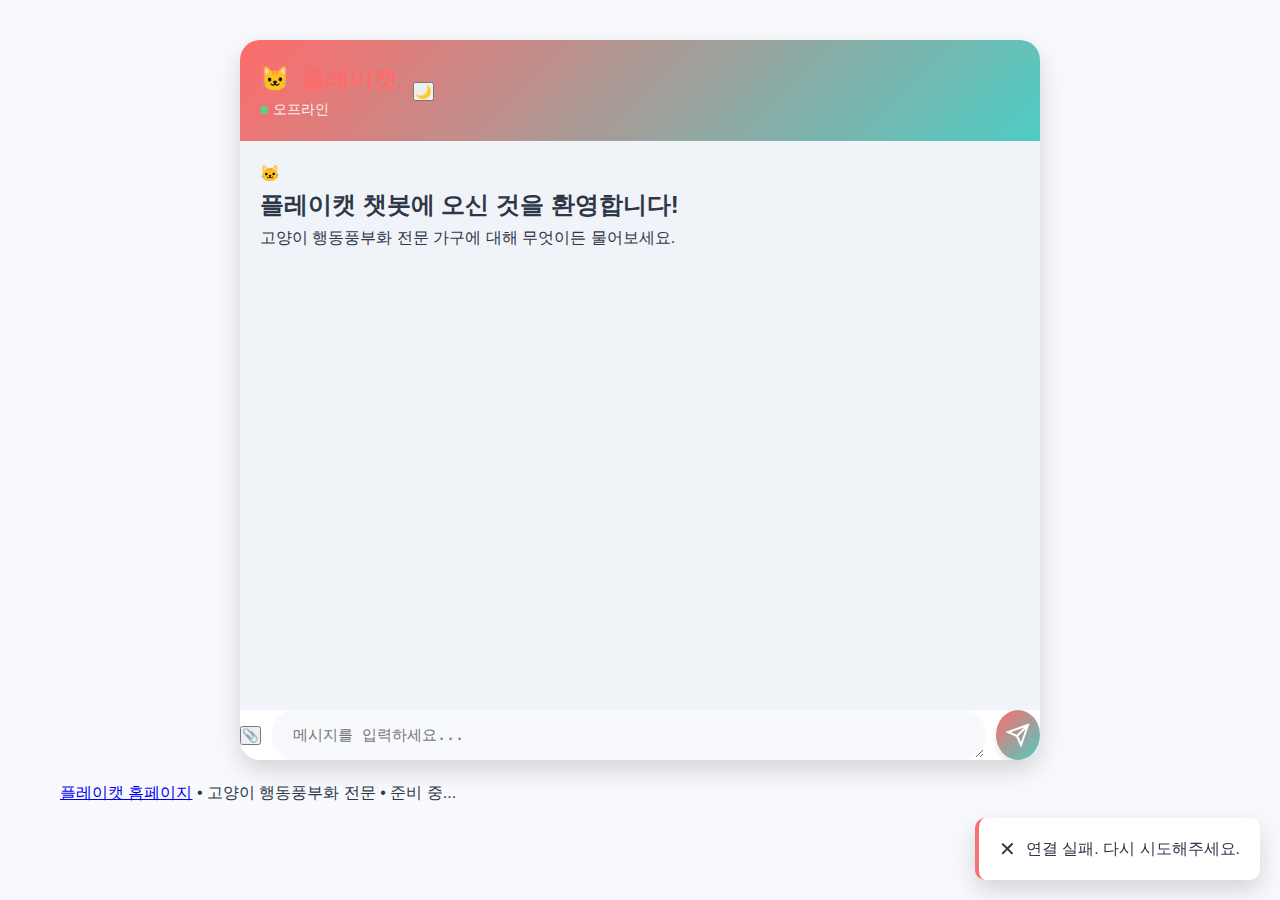
<file: static/index.html>
<!DOCTYPE html>
<html lang="ko" data-theme="light">
<head>
    <meta charset="UTF-8">
    <meta name="viewport" content="width=device-width, initial-scale=1.0">
    <meta name="description" content="플레이캣 - 고양이 행동풍부화 전문 챗봇">
    <meta name="keywords" content="플레이캣, 고양이, 캣타워, 캣워커, 행동풍부화">
    <meta name="theme-color" content="#FF6B6B">
    <title>플레이캣 챗봇 | 고양이 행동풍부화 전문 상담</title>

    <!-- Preload critical resources -->
    <link rel="preload" href="/static/css/styles.css" as="style">
    <link rel="preload" href="/static/js/chat.js" as="script">

    <!-- Stylesheets -->
    <link rel="stylesheet" href="/static/css/styles.css">

    <!-- Favicon -->
    <link rel="icon" type="image/png" href="data:image/svg+xml,<svg xmlns='http://www.w3.org/2000/svg' viewBox='0 0 100 100'><text y='.9em' font-size='90'>🐱</text></svg>">
</head>
<body>
    <!-- 로딩 오버레이 -->
    <div id="loadingOverlay" class="loading-overlay">
        <div class="loading-spinner"></div>
        <p>처리 중...</p>
    </div>

    <!-- 메인 컨테이너 -->
    <div class="container">
        <!-- 채팅 컨테이너 -->
        <div class="chat-container">
            <!-- 헤더 -->
            <div class="chat-header">
                <div class="header-left">
                    <div class="logo">
                        <span class="logo-icon">🐱</span>
                        <span class="logo-text">플레이캣</span>
                    </div>
                    <div class="chat-status">
                        <span class="status-dot"></span>
                        <span>연결 중...</span>
                    </div>
                </div>
                <div class="header-right">
                    <button id="themeToggle" class="icon-btn" aria-label="테마 전환">
                        🌙
                    </button>
                </div>
            </div>

            <!-- 메시지 영역 -->
            <div id="messages" class="messages">
                <!-- 환영 메시지 (초기 로딩 시 표시) -->
                <div class="welcome-message">
                    <div class="welcome-icon">🐱</div>
                    <h2>플레이캣 챗봇에 오신 것을 환영합니다!</h2>
                    <p>고양이 행동풍부화 전문 가구에 대해 무엇이든 물어보세요.</p>
                </div>
            </div>

            <!-- 입력 영역 -->
            <div class="input-container">
                <button id="attachBtn" class="icon-btn" aria-label="파일 첨부">
                    📎
                </button>
                <textarea
                    id="messageInput"
                    class="message-input"
                    placeholder="메시지를 입력하세요..."
                    rows="1"
                    maxlength="2000"
                    aria-label="메시지 입력"
                ></textarea>
                <button id="sendBtn" class="send-btn" aria-label="전송">
                    <svg width="24" height="24" viewBox="0 0 24 24" fill="none" stroke="currentColor" stroke-width="2">
                        <path d="M22 2L11 13M22 2l-7 20-4-9-9-4 20-7z"/>
                    </svg>
                </button>
            </div>
        </div>

        <!-- 푸터 정보 -->
        <div class="footer">
            <p>
                <a href="https://www.playcat.kr" target="_blank" rel="noopener">플레이캣 홈페이지</a>
                <span class="separator">•</span>
                <span>고양이 행동풍부화 전문</span>
                <span class="separator">•</span>
                <span id="statusText">준비 중...</span>
            </p>
        </div>
    </div>

    <!-- Scripts -->
    <script src="/static/js/chat.js"></script>
</body>
</html>
</file>
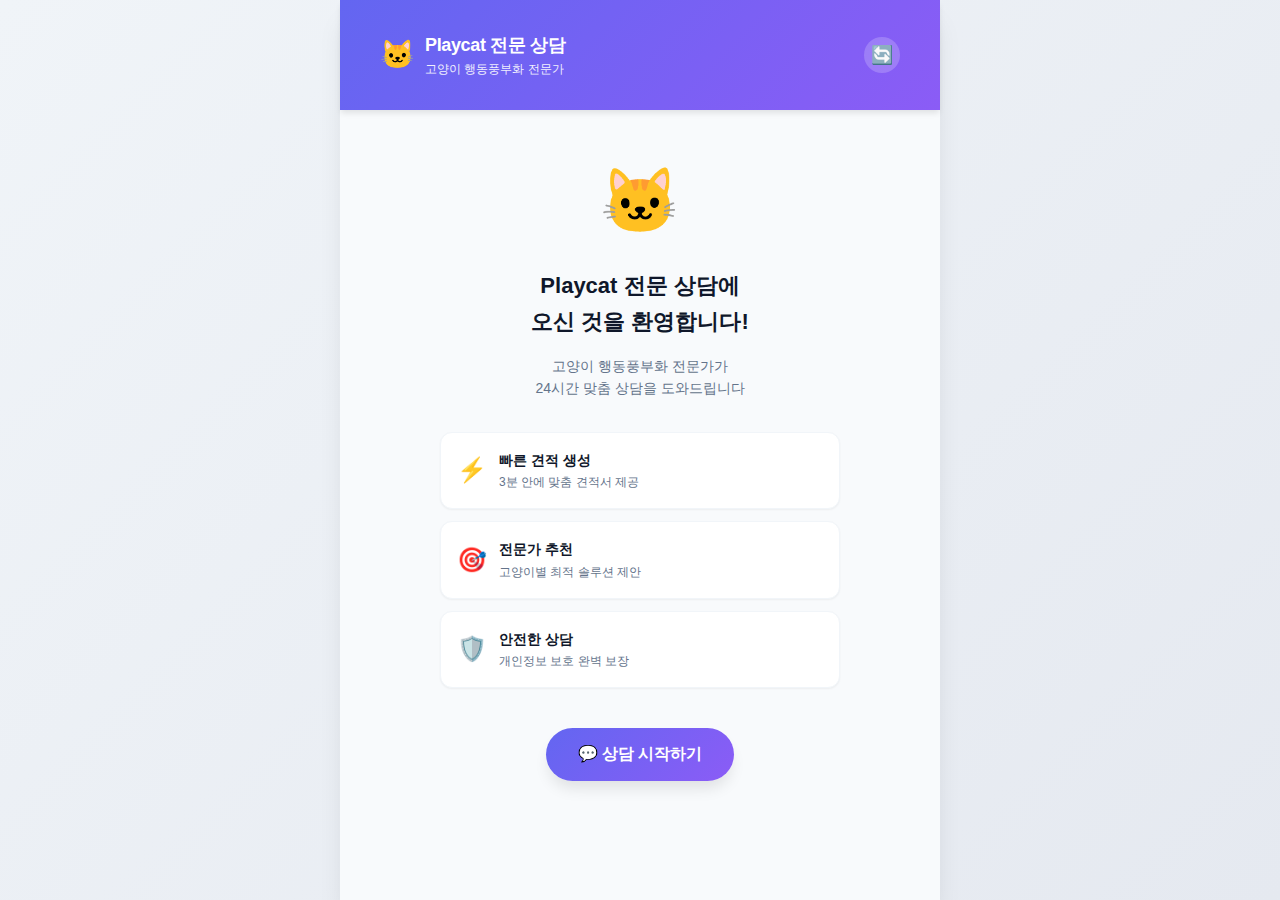
<file: static/index-backup-inline.html>
<!DOCTYPE html>
<html lang="ko" data-theme="light">
<head>
    <meta charset="UTF-8">
    <meta name="viewport" content="width=device-width, initial-scale=1.0">
    <meta name="description" content="플레이캣 - 고양이 행동풍부화 전문 챗봇">
    <meta name="keywords" content="플레이캣, 고양이, 캣타워, 캣워커, 행동풍부화">
    <meta name="theme-color" content="#FF6B6B">
    <title>플레이캣 챗봇 | 고양이 행동풍부화 전문 상담</title>

    <!-- Preload critical resources -->
    <link rel="preload" href="/static/css/styles.css" as="style">
    <link rel="preload" href="/static/js/chat.js" as="script">

    <!-- Stylesheets -->
    <link rel="stylesheet" href="/static/css/styles.css">

    <!-- Favicon -->
    <link rel="icon" type="image/png" href="data:image/svg+xml,<svg xmlns='http://www.w3.org/2000/svg' viewBox='0 0 100 100'><text y='.9em' font-size='90'>🐱</text></svg>">

    <style>
        * {
            margin: 0;
            padding: 0;
            box-sizing: border-box;
            -webkit-tap-highlight-color: transparent;
        }

        :root {
            --primary: #6366f1;
            --primary-dark: #4f46e5;
            --primary-light: #818cf8;
            --secondary: #8b5cf6;
            --success: #10b981;
            --warning: #f59e0b;
            --error: #ef4444;
            --bg-main: #f8fafc;
            --bg-chat: #ffffff;
            --text-primary: #0f172a;
            --text-secondary: #64748b;
            --text-tertiary: #94a3b8;
            --border: #e2e8f0;
            --border-light: #f1f5f9;
            --shadow-sm: 0 1px 2px 0 rgb(0 0 0 / 0.05);
            --shadow-md: 0 4px 6px -1px rgb(0 0 0 / 0.1);
            --shadow-lg: 0 10px 15px -3px rgb(0 0 0 / 0.1);
            --shadow-xl: 0 20px 25px -5px rgb(0 0 0 / 0.1);
            --radius-sm: 8px;
            --radius-md: 12px;
            --radius-lg: 16px;
            --radius-xl: 20px;
            --radius-full: 9999px;
        }

        body {
            font-family: 'Noto Sans KR', -apple-system, BlinkMacSystemFont, 'Segoe UI', sans-serif;
            background: var(--bg-main);
            color: var(--text-primary);
            font-size: 15px;
            line-height: 1.6;
            -webkit-font-smoothing: antialiased;
            -moz-osx-font-smoothing: grayscale;
            overflow-x: hidden;
        }

        /* 앱 컨테이너 */
        .app-container {
            max-width: 100%;
            min-height: 100vh;
            margin: 0 auto;
            display: flex;
            flex-direction: column;
            background: var(--bg-main);
        }

        /* 헤더 */
        .header {
            position: sticky;
            top: 0;
            z-index: 100;
            background: linear-gradient(135deg, var(--primary) 0%, var(--secondary) 100%);
            color: white;
            padding: 16px 20px;
            box-shadow: var(--shadow-md);
        }

        .header-content {
            display: flex;
            align-items: center;
            justify-content: space-between;
            max-width: 600px;
            margin: 0 auto;
        }

        .header-title {
            display: flex;
            align-items: center;
            gap: 10px;
        }

        .header-icon {
            font-size: 28px;
            animation: wave 2s ease-in-out infinite;
        }

        @keyframes wave {
            0%, 100% { transform: rotate(0deg); }
            25% { transform: rotate(-10deg); }
            75% { transform: rotate(10deg); }
        }

        .header-title h1 {
            font-size: 18px;
            font-weight: 600;
            letter-spacing: -0.02em;
        }

        .header-title p {
            font-size: 12px;
            opacity: 0.9;
            font-weight: 300;
        }

        .header-action {
            display: flex;
            gap: 8px;
        }

        .icon-btn {
            width: 36px;
            height: 36px;
            border-radius: var(--radius-full);
            background: rgba(255, 255, 255, 0.2);
            border: none;
            color: white;
            font-size: 18px;
            display: flex;
            align-items: center;
            justify-content: center;
            cursor: pointer;
            transition: all 0.2s;
        }

        .icon-btn:active {
            background: rgba(255, 255, 255, 0.3);
            transform: scale(0.95);
        }

        /* 채팅 영역 */
        .chat-container {
            flex: 1;
            max-width: 600px;
            margin: 0 auto;
            width: 100%;
            display: flex;
            flex-direction: column;
            padding: 16px;
            gap: 12px;
            overflow-y: auto;
            padding-bottom: 100px;
        }

        /* 메시지 버블 */
        .message {
            display: flex;
            gap: 8px;
            animation: slideUp 0.3s ease-out;
            max-width: 85%;
        }

        @keyframes slideUp {
            from {
                opacity: 0;
                transform: translateY(10px);
            }
            to {
                opacity: 1;
                transform: translateY(0);
            }
        }

        .message.bot {
            align-self: flex-start;
        }

        .message.user {
            align-self: flex-end;
            flex-direction: row-reverse;
        }

        .message-avatar {
            width: 32px;
            height: 32px;
            border-radius: var(--radius-full);
            background: linear-gradient(135deg, var(--primary), var(--secondary));
            display: flex;
            align-items: center;
            justify-content: center;
            font-size: 18px;
            flex-shrink: 0;
        }

        .message.user .message-avatar {
            background: var(--text-secondary);
        }

        .message-content {
            flex: 1;
        }

        .message-bubble {
            background: white;
            padding: 12px 16px;
            border-radius: var(--radius-lg);
            box-shadow: var(--shadow-sm);
            border: 1px solid var(--border-light);
            word-wrap: break-word;
            line-height: 1.5;
        }

        .message.user .message-bubble {
            background: linear-gradient(135deg, var(--primary), var(--primary-dark));
            color: white;
            border: none;
        }

        .message-time {
            font-size: 11px;
            color: var(--text-tertiary);
            margin-top: 4px;
            padding: 0 4px;
        }

        /* 옵션 버튼 */
        .options-container {
            display: flex;
            flex-direction: column;
            gap: 8px;
            margin-top: 8px;
        }

        .option-btn {
            background: white;
            border: 2px solid var(--primary-light);
            color: var(--primary);
            padding: 12px 16px;
            border-radius: var(--radius-md);
            font-size: 14px;
            font-weight: 500;
            cursor: pointer;
            transition: all 0.2s;
            display: flex;
            align-items: center;
            justify-content: space-between;
            box-shadow: var(--shadow-sm);
        }

        .option-btn:active {
            background: var(--primary);
            color: white;
            transform: scale(0.98);
        }

        .option-btn::after {
            content: "→";
            font-size: 16px;
            opacity: 0.7;
        }

        /* 로딩 인디케이터 */
        .typing-indicator {
            display: flex;
            gap: 4px;
            padding: 12px;
        }

        .typing-dot {
            width: 8px;
            height: 8px;
            border-radius: 50%;
            background: var(--text-tertiary);
            animation: typing 1.4s infinite;
        }

        .typing-dot:nth-child(2) {
            animation-delay: 0.2s;
        }

        .typing-dot:nth-child(3) {
            animation-delay: 0.4s;
        }

        @keyframes typing {
            0%, 60%, 100% {
                transform: translateY(0);
                opacity: 0.7;
            }
            30% {
                transform: translateY(-10px);
                opacity: 1;
            }
        }

        /* 입력 영역 */
        .input-container {
            position: fixed;
            bottom: 0;
            left: 0;
            right: 0;
            background: white;
            border-top: 1px solid var(--border);
            padding: 12px 16px;
            padding-bottom: calc(12px + env(safe-area-inset-bottom));
            box-shadow: 0 -4px 6px -1px rgb(0 0 0 / 0.05);
        }

        .input-wrapper {
            max-width: 600px;
            margin: 0 auto;
            display: flex;
            gap: 8px;
            align-items: flex-end;
        }

        .input-field {
            flex: 1;
            background: var(--bg-main);
            border: 2px solid var(--border);
            border-radius: var(--radius-xl);
            padding: 12px 16px;
            font-size: 15px;
            font-family: inherit;
            resize: none;
            max-height: 120px;
            transition: all 0.2s;
        }

        .input-field:focus {
            outline: none;
            border-color: var(--primary);
            background: white;
        }

        .send-btn {
            width: 44px;
            height: 44px;
            border-radius: var(--radius-full);
            background: linear-gradient(135deg, var(--primary), var(--secondary));
            border: none;
            color: white;
            font-size: 20px;
            cursor: pointer;
            display: flex;
            align-items: center;
            justify-content: center;
            flex-shrink: 0;
            transition: all 0.2s;
            box-shadow: var(--shadow-md);
        }

        .send-btn:active {
            transform: scale(0.95);
        }

        .send-btn:disabled {
            opacity: 0.5;
            cursor: not-allowed;
        }

        /* 환영 화면 */
        .welcome-screen {
            display: flex;
            flex-direction: column;
            align-items: center;
            justify-content: center;
            padding: 40px 20px;
            text-align: center;
            gap: 16px;
        }

        .welcome-icon {
            font-size: 64px;
            animation: bounce 2s ease-in-out infinite;
        }

        @keyframes bounce {
            0%, 100% { transform: translateY(0); }
            50% { transform: translateY(-10px); }
        }

        .welcome-title {
            font-size: 22px;
            font-weight: 600;
            color: var(--text-primary);
        }

        .welcome-desc {
            font-size: 14px;
            color: var(--text-secondary);
            line-height: 1.6;
        }

        .welcome-features {
            display: flex;
            flex-direction: column;
            gap: 12px;
            margin-top: 16px;
            width: 100%;
            max-width: 400px;
        }

        .feature-card {
            background: white;
            padding: 16px;
            border-radius: var(--radius-md);
            box-shadow: var(--shadow-sm);
            border: 1px solid var(--border-light);
            display: flex;
            align-items: center;
            gap: 12px;
        }

        .feature-icon {
            font-size: 24px;
        }

        .feature-text {
            text-align: left;
            flex: 1;
        }

        .feature-title {
            font-size: 14px;
            font-weight: 600;
            color: var(--text-primary);
        }

        .feature-desc {
            font-size: 12px;
            color: var(--text-secondary);
            margin-top: 2px;
        }

        .start-btn {
            margin-top: 24px;
            padding: 16px 32px;
            background: linear-gradient(135deg, var(--primary), var(--secondary));
            color: white;
            border: none;
            border-radius: var(--radius-full);
            font-size: 16px;
            font-weight: 600;
            cursor: pointer;
            box-shadow: var(--shadow-lg);
            transition: all 0.2s;
        }

        .start-btn:active {
            transform: scale(0.98);
        }

        /* 스크롤바 스타일 */
        .chat-container::-webkit-scrollbar {
            width: 4px;
        }

        .chat-container::-webkit-scrollbar-track {
            background: transparent;
        }

        .chat-container::-webkit-scrollbar-thumb {
            background: var(--border);
            border-radius: var(--radius-full);
        }

        /* 반응형 - 태블릿 이상 */
        @media (min-width: 768px) {
            .app-container {
                max-width: 600px;
                margin: 0 auto;
                box-shadow: var(--shadow-xl);
            }

            body {
                background: linear-gradient(135deg, #f0f4f8 0%, #e5e9f0 100%);
            }
        }

        /* 다크모드 미디어 쿼리 */
        @media (prefers-color-scheme: dark) {
            :root {
                --bg-main: #0f172a;
                --bg-chat: #1e293b;
                --text-primary: #f8fafc;
                --text-secondary: #94a3b8;
                --text-tertiary: #64748b;
                --border: #334155;
                --border-light: #1e293b;
            }

            .message-bubble {
                background: var(--bg-chat);
                color: var(--text-primary);
            }

            .input-field {
                background: var(--bg-chat);
                color: var(--text-primary);
            }

            .feature-card {
                background: var(--bg-chat);
            }

            .option-btn {
                background: var(--bg-chat);
            }
        }

        /* 숨김 클래스 */
        .hidden {
            display: none !important;
        }
    </style>
</head>
<body>
    <div class="app-container">
        <!-- 헤더 -->
        <header class="header">
            <div class="header-content">
                <div class="header-title">
                    <span class="header-icon">🐱</span>
                    <div>
                        <h1>Playcat 전문 상담</h1>
                        <p>고양이 행동풍부화 전문가</p>
                    </div>
                </div>
                <div class="header-action">
                    <button class="icon-btn" id="resetBtn" title="대화 초기화">
                        🔄
                    </button>
                </div>
            </div>
        </header>

        <!-- 환영 화면 -->
        <div class="welcome-screen" id="welcomeScreen">
            <div class="welcome-icon">🐱</div>
            <h2 class="welcome-title">Playcat 전문 상담에<br>오신 것을 환영합니다!</h2>
            <p class="welcome-desc">
                고양이 행동풍부화 전문가가<br>
                24시간 맞춤 상담을 도와드립니다
            </p>

            <div class="welcome-features">
                <div class="feature-card">
                    <div class="feature-icon">⚡</div>
                    <div class="feature-text">
                        <div class="feature-title">빠른 견적 생성</div>
                        <div class="feature-desc">3분 안에 맞춤 견적서 제공</div>
                    </div>
                </div>

                <div class="feature-card">
                    <div class="feature-icon">🎯</div>
                    <div class="feature-text">
                        <div class="feature-title">전문가 추천</div>
                        <div class="feature-desc">고양이별 최적 솔루션 제안</div>
                    </div>
                </div>

                <div class="feature-card">
                    <div class="feature-icon">🛡️</div>
                    <div class="feature-text">
                        <div class="feature-title">안전한 상담</div>
                        <div class="feature-desc">개인정보 보호 완벽 보장</div>
                    </div>
                </div>
            </div>

            <button class="start-btn" id="startChatBtn">
                💬 상담 시작하기
            </button>
        </div>

        <!-- 채팅 영역 -->
        <div class="chat-container hidden" id="chatContainer">
            <!-- 메시지가 여기에 추가됩니다 -->
        </div>

        <!-- 입력 영역 -->
        <div class="input-container hidden" id="inputContainer">
            <div class="input-wrapper">
                <textarea
                    class="input-field"
                    id="userInput"
                    placeholder="메시지를 입력하세요..."
                    rows="1"
                ></textarea>
                <button class="send-btn" id="sendBtn" disabled>
                    ✈️
                </button>
            </div>
        </div>
    </div>

    <script>
        // 전역 변수
        let sessionId = null;
        let isProcessing = false;

        // DOM 요소
        const welcomeScreen = document.getElementById('welcomeScreen');
        const chatContainer = document.getElementById('chatContainer');
        const inputContainer = document.getElementById('inputContainer');
        const userInput = document.getElementById('userInput');
        const sendBtn = document.getElementById('sendBtn');
        const startChatBtn = document.getElementById('startChatBtn');
        const resetBtn = document.getElementById('resetBtn');

        // 시작 버튼 클릭
        startChatBtn.addEventListener('click', async () => {
            welcomeScreen.classList.add('hidden');
            chatContainer.classList.remove('hidden');
            inputContainer.classList.remove('hidden');

            // 세션 시작
            await startChat();
        });

        // 초기화 버튼
        resetBtn.addEventListener('click', () => {
            if (confirm('대화를 초기화하시겠습니까?')) {
                location.reload();
            }
        });

        // 입력 필드 자동 높이 조절
        userInput.addEventListener('input', () => {
            userInput.style.height = 'auto';
            userInput.style.height = (userInput.scrollHeight) + 'px';

            // 전송 버튼 활성화
            sendBtn.disabled = !userInput.value.trim() || isProcessing;
        });

        // 엔터키 전송 (Shift+Enter는 줄바꿈)
        userInput.addEventListener('keydown', (e) => {
            if (e.key === 'Enter' && !e.shiftKey) {
                e.preventDefault();
                if (!sendBtn.disabled) {
                    sendMessage();
                }
            }
        });

        // 전송 버튼 클릭
        sendBtn.addEventListener('click', sendMessage);

        // 세션 시작
        async function startChat() {
            try {
                const response = await fetch('/api/chat/start', {
                    method: 'POST',
                    headers: { 'Content-Type': 'application/json' }
                });

                const data = await response.json();
                sessionId = data.session_id;

                // 환영 메시지
                addBotMessage(data.message, data.options);

            } catch (error) {
                console.error('Error starting chat:', error);
                addBotMessage('❌ 연결 오류가 발생했습니다. 페이지를 새로고침해 주세요.');
            }
        }

        // 메시지 전송
        async function sendMessage() {
            const message = userInput.value.trim();
            if (!message || isProcessing) return;

            isProcessing = true;
            sendBtn.disabled = true;

            // 사용자 메시지 추가
            addUserMessage(message);

            // 입력창 초기화
            userInput.value = '';
            userInput.style.height = 'auto';

            // 타이핑 인디케이터 표시
            showTypingIndicator();

            try {
                const response = await fetch('/api/chat/message', {
                    method: 'POST',
                    headers: { 'Content-Type': 'application/json' },
                    body: JSON.stringify({
                        session_id: sessionId,
                        message: message
                    })
                });

                const data = await response.json();

                // 타이핑 인디케이터 제거
                removeTypingIndicator();

                // 봇 응답 추가
                addBotMessage(data.message, data.options);

            } catch (error) {
                console.error('Error sending message:', error);
                removeTypingIndicator();
                addBotMessage('❌ 메시지 전송에 실패했습니다. 다시 시도해 주세요.');
            } finally {
                isProcessing = false;
                sendBtn.disabled = false;
            }
        }

        // 사용자 메시지 추가
        function addUserMessage(text) {
            const messageEl = document.createElement('div');
            messageEl.className = 'message user';
            messageEl.innerHTML = `
                <div class="message-avatar">👤</div>
                <div class="message-content">
                    <div class="message-bubble">${escapeHtml(text)}</div>
                    <div class="message-time">${getCurrentTime()}</div>
                </div>
            `;
            chatContainer.appendChild(messageEl);
            scrollToBottom();
        }

        // 봇 메시지 추가
        function addBotMessage(text, options = null) {
            const messageEl = document.createElement('div');
            messageEl.className = 'message bot';

            let optionsHtml = '';
            if (options && options.length > 0) {
                optionsHtml = `
                    <div class="options-container">
                        ${options.map(opt => `
                            <button class="option-btn" onclick="selectOption('${escapeHtml(opt)}')">${escapeHtml(opt)}</button>
                        `).join('')}
                    </div>
                `;
            }

            messageEl.innerHTML = `
                <div class="message-avatar">🐱</div>
                <div class="message-content">
                    <div class="message-bubble">${formatMessage(text)}</div>
                    ${optionsHtml}
                    <div class="message-time">${getCurrentTime()}</div>
                </div>
            `;
            chatContainer.appendChild(messageEl);
            scrollToBottom();
        }

        // 타이핑 인디케이터
        function showTypingIndicator() {
            const indicatorEl = document.createElement('div');
            indicatorEl.className = 'message bot';
            indicatorEl.id = 'typingIndicator';
            indicatorEl.innerHTML = `
                <div class="message-avatar">🐱</div>
                <div class="message-content">
                    <div class="message-bubble">
                        <div class="typing-indicator">
                            <div class="typing-dot"></div>
                            <div class="typing-dot"></div>
                            <div class="typing-dot"></div>
                        </div>
                    </div>
                </div>
            `;
            chatContainer.appendChild(indicatorEl);
            scrollToBottom();
        }

        function removeTypingIndicator() {
            const indicator = document.getElementById('typingIndicator');
            if (indicator) {
                indicator.remove();
            }
        }

        // 옵션 선택
        window.selectOption = async function(option) {
            if (isProcessing) return;

            // 선택한 옵션을 사용자 메시지로 표시
            addUserMessage(option);

            isProcessing = true;
            showTypingIndicator();

            try {
                const response = await fetch('/api/chat/message', {
                    method: 'POST',
                    headers: { 'Content-Type': 'application/json' },
                    body: JSON.stringify({
                        session_id: sessionId,
                        message: option
                    })
                });

                const data = await response.json();
                removeTypingIndicator();
                addBotMessage(data.message, data.options);

            } catch (error) {
                console.error('Error:', error);
                removeTypingIndicator();
                addBotMessage('❌ 오류가 발생했습니다. 다시 시도해 주세요.');
            } finally {
                isProcessing = false;
            }
        };

        // 유틸리티 함수
        function scrollToBottom() {
            setTimeout(() => {
                chatContainer.scrollTop = chatContainer.scrollHeight;
            }, 100);
        }

        function getCurrentTime() {
            const now = new Date();
            return `${now.getHours().toString().padStart(2, '0')}:${now.getMinutes().toString().padStart(2, '0')}`;
        }

        function escapeHtml(text) {
            const div = document.createElement('div');
            div.textContent = text;
            return div.innerHTML;
        }

        function formatMessage(text) {
            // 줄바꿈 처리
            text = escapeHtml(text);
            text = text.replace(/\n/g, '<br>');

            // 볼드 처리
            text = text.replace(/\*\*(.*?)\*\*/g, '<strong>$1</strong>');

            // 리스트 처리
            text = text.replace(/^• /gm, '&bull; ');

            return text;
        }
    </script>
</body>
</html>
</file>
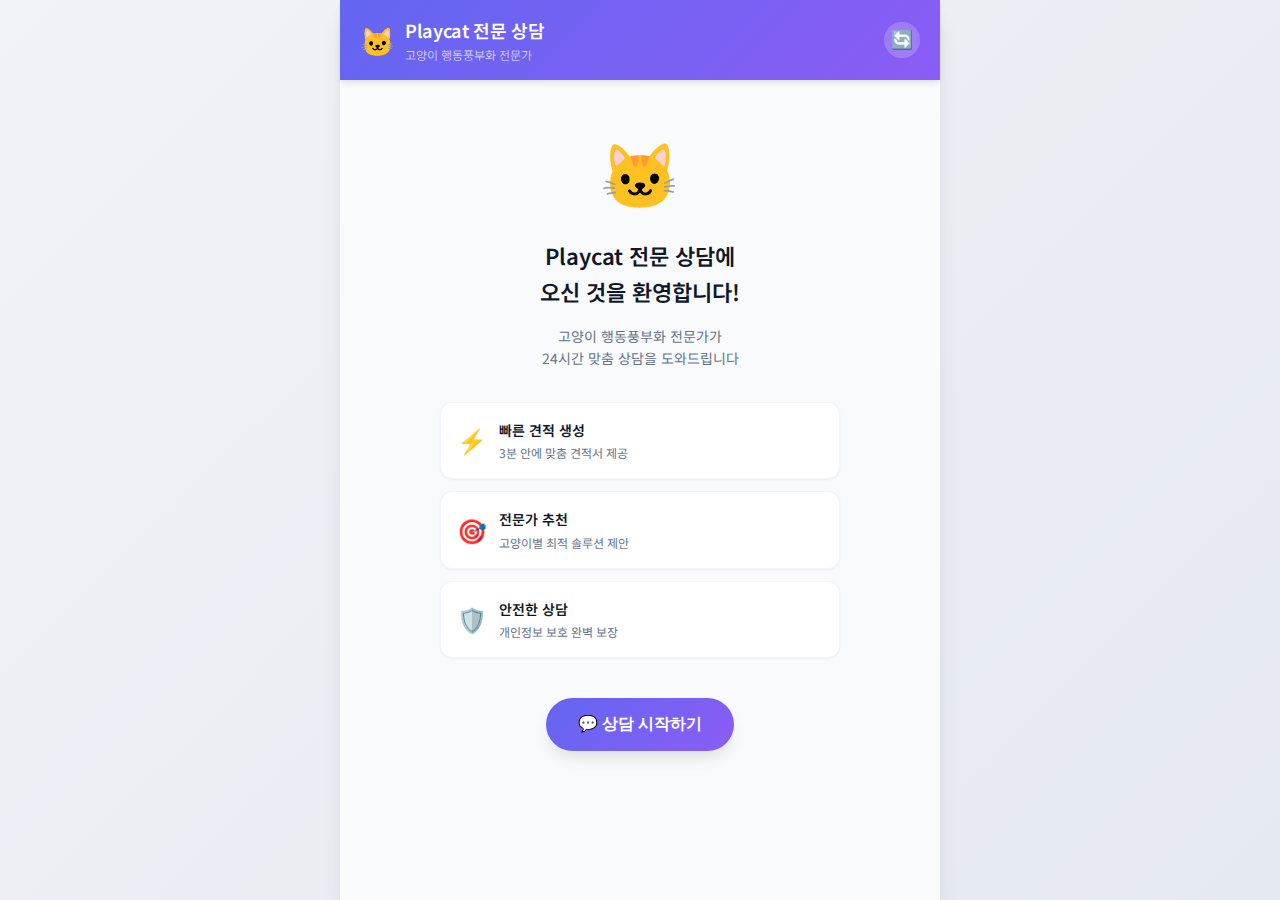
<file: static/index_mobile_v2.html>
<!DOCTYPE html>
<html lang="ko">
<head>
    <meta charset="UTF-8">
    <meta name="viewport" content="width=device-width, initial-scale=1.0, maximum-scale=1.0, user-scalable=no">
    <meta name="theme-color" content="#6366f1">
    <title>Playcat 고양이 전문 상담</title>
    <link rel="preconnect" href="https://fonts.googleapis.com">
    <link rel="preconnect" href="https://fonts.gstatic.com" crossorigin>
    <link href="https://fonts.googleapis.com/css2?family=Noto+Sans+KR:wght@300;400;500;600;700&display=swap" rel="stylesheet">
    <style>
        * {
            margin: 0;
            padding: 0;
            box-sizing: border-box;
            -webkit-tap-highlight-color: transparent;
        }

        :root {
            --primary: #6366f1;
            --primary-dark: #4f46e5;
            --primary-light: #818cf8;
            --secondary: #8b5cf6;
            --success: #10b981;
            --warning: #f59e0b;
            --error: #ef4444;
            --bg-main: #f8fafc;
            --bg-chat: #ffffff;
            --text-primary: #0f172a;
            --text-secondary: #64748b;
            --text-tertiary: #94a3b8;
            --border: #e2e8f0;
            --border-light: #f1f5f9;
            --shadow-sm: 0 1px 2px 0 rgb(0 0 0 / 0.05);
            --shadow-md: 0 4px 6px -1px rgb(0 0 0 / 0.1);
            --shadow-lg: 0 10px 15px -3px rgb(0 0 0 / 0.1);
            --shadow-xl: 0 20px 25px -5px rgb(0 0 0 / 0.1);
            --radius-sm: 8px;
            --radius-md: 12px;
            --radius-lg: 16px;
            --radius-xl: 20px;
            --radius-full: 9999px;
        }

        body {
            font-family: 'Noto Sans KR', -apple-system, BlinkMacSystemFont, 'Segoe UI', sans-serif;
            background: var(--bg-main);
            color: var(--text-primary);
            font-size: 15px;
            line-height: 1.6;
            -webkit-font-smoothing: antialiased;
            -moz-osx-font-smoothing: grayscale;
            overflow-x: hidden;
        }

        /* 앱 컨테이너 */
        .app-container {
            max-width: 100%;
            min-height: 100vh;
            margin: 0 auto;
            display: flex;
            flex-direction: column;
            background: var(--bg-main);
        }

        /* 헤더 */
        .header {
            position: sticky;
            top: 0;
            z-index: 100;
            background: linear-gradient(135deg, var(--primary) 0%, var(--secondary) 100%);
            color: white;
            padding: 16px 20px;
            box-shadow: var(--shadow-md);
        }

        .header-content {
            display: flex;
            align-items: center;
            justify-content: space-between;
            max-width: 600px;
            margin: 0 auto;
        }

        .header-title {
            display: flex;
            align-items: center;
            gap: 10px;
        }

        .header-icon {
            font-size: 28px;
            animation: wave 2s ease-in-out infinite;
        }

        @keyframes wave {
            0%, 100% { transform: rotate(0deg); }
            25% { transform: rotate(-10deg); }
            75% { transform: rotate(10deg); }
        }

        .header-title h1 {
            font-size: 18px;
            font-weight: 600;
            letter-spacing: -0.02em;
        }

        .header-title p {
            font-size: 12px;
            opacity: 0.9;
            font-weight: 300;
        }

        .header-action {
            display: flex;
            gap: 8px;
        }

        .icon-btn {
            width: 36px;
            height: 36px;
            border-radius: var(--radius-full);
            background: rgba(255, 255, 255, 0.2);
            border: none;
            color: white;
            font-size: 18px;
            display: flex;
            align-items: center;
            justify-content: center;
            cursor: pointer;
            transition: all 0.2s;
        }

        .icon-btn:active {
            background: rgba(255, 255, 255, 0.3);
            transform: scale(0.95);
        }

        /* 채팅 영역 */
        .chat-container {
            flex: 1;
            max-width: 600px;
            margin: 0 auto;
            width: 100%;
            display: flex;
            flex-direction: column;
            padding: 16px;
            gap: 12px;
            overflow-y: auto;
            padding-bottom: 100px;
        }

        /* 메시지 버블 */
        .message {
            display: flex;
            gap: 8px;
            animation: slideUp 0.3s ease-out;
            max-width: 85%;
        }

        @keyframes slideUp {
            from {
                opacity: 0;
                transform: translateY(10px);
            }
            to {
                opacity: 1;
                transform: translateY(0);
            }
        }

        .message.bot {
            align-self: flex-start;
        }

        .message.user {
            align-self: flex-end;
            flex-direction: row-reverse;
        }

        .message-avatar {
            width: 32px;
            height: 32px;
            border-radius: var(--radius-full);
            background: linear-gradient(135deg, var(--primary), var(--secondary));
            display: flex;
            align-items: center;
            justify-content: center;
            font-size: 18px;
            flex-shrink: 0;
        }

        .message.user .message-avatar {
            background: var(--text-secondary);
        }

        .message-content {
            flex: 1;
        }

        .message-bubble {
            background: white;
            padding: 12px 16px;
            border-radius: var(--radius-lg);
            box-shadow: var(--shadow-sm);
            border: 1px solid var(--border-light);
            word-wrap: break-word;
            line-height: 1.5;
        }

        .message.user .message-bubble {
            background: linear-gradient(135deg, var(--primary), var(--primary-dark));
            color: white;
            border: none;
        }

        .message-time {
            font-size: 11px;
            color: var(--text-tertiary);
            margin-top: 4px;
            padding: 0 4px;
        }

        /* 옵션 버튼 */
        .options-container {
            display: flex;
            flex-direction: column;
            gap: 8px;
            margin-top: 8px;
        }

        .option-btn {
            background: white;
            border: 2px solid var(--primary-light);
            color: var(--primary);
            padding: 12px 16px;
            border-radius: var(--radius-md);
            font-size: 14px;
            font-weight: 500;
            cursor: pointer;
            transition: all 0.2s;
            display: flex;
            align-items: center;
            justify-content: space-between;
            box-shadow: var(--shadow-sm);
        }

        .option-btn:active {
            background: var(--primary);
            color: white;
            transform: scale(0.98);
        }

        .option-btn::after {
            content: "→";
            font-size: 16px;
            opacity: 0.7;
        }

        /* 로딩 인디케이터 */
        .typing-indicator {
            display: flex;
            gap: 4px;
            padding: 12px;
        }

        .typing-dot {
            width: 8px;
            height: 8px;
            border-radius: 50%;
            background: var(--text-tertiary);
            animation: typing 1.4s infinite;
        }

        .typing-dot:nth-child(2) {
            animation-delay: 0.2s;
        }

        .typing-dot:nth-child(3) {
            animation-delay: 0.4s;
        }

        @keyframes typing {
            0%, 60%, 100% {
                transform: translateY(0);
                opacity: 0.7;
            }
            30% {
                transform: translateY(-10px);
                opacity: 1;
            }
        }

        /* 입력 영역 */
        .input-container {
            position: fixed;
            bottom: 0;
            left: 0;
            right: 0;
            background: white;
            border-top: 1px solid var(--border);
            padding: 12px 16px;
            padding-bottom: calc(12px + env(safe-area-inset-bottom));
            box-shadow: 0 -4px 6px -1px rgb(0 0 0 / 0.05);
        }

        .input-wrapper {
            max-width: 600px;
            margin: 0 auto;
            display: flex;
            gap: 8px;
            align-items: flex-end;
        }

        .input-field {
            flex: 1;
            background: var(--bg-main);
            border: 2px solid var(--border);
            border-radius: var(--radius-xl);
            padding: 12px 16px;
            font-size: 15px;
            font-family: inherit;
            resize: none;
            max-height: 120px;
            transition: all 0.2s;
        }

        .input-field:focus {
            outline: none;
            border-color: var(--primary);
            background: white;
        }

        .send-btn {
            width: 44px;
            height: 44px;
            border-radius: var(--radius-full);
            background: linear-gradient(135deg, var(--primary), var(--secondary));
            border: none;
            color: white;
            font-size: 20px;
            cursor: pointer;
            display: flex;
            align-items: center;
            justify-content: center;
            flex-shrink: 0;
            transition: all 0.2s;
            box-shadow: var(--shadow-md);
        }

        .send-btn:active {
            transform: scale(0.95);
        }

        .send-btn:disabled {
            opacity: 0.5;
            cursor: not-allowed;
        }

        /* 환영 화면 */
        .welcome-screen {
            display: flex;
            flex-direction: column;
            align-items: center;
            justify-content: center;
            padding: 40px 20px;
            text-align: center;
            gap: 16px;
        }

        .welcome-icon {
            font-size: 64px;
            animation: bounce 2s ease-in-out infinite;
        }

        @keyframes bounce {
            0%, 100% { transform: translateY(0); }
            50% { transform: translateY(-10px); }
        }

        .welcome-title {
            font-size: 22px;
            font-weight: 600;
            color: var(--text-primary);
        }

        .welcome-desc {
            font-size: 14px;
            color: var(--text-secondary);
            line-height: 1.6;
        }

        .welcome-features {
            display: flex;
            flex-direction: column;
            gap: 12px;
            margin-top: 16px;
            width: 100%;
            max-width: 400px;
        }

        .feature-card {
            background: white;
            padding: 16px;
            border-radius: var(--radius-md);
            box-shadow: var(--shadow-sm);
            border: 1px solid var(--border-light);
            display: flex;
            align-items: center;
            gap: 12px;
        }

        .feature-icon {
            font-size: 24px;
        }

        .feature-text {
            text-align: left;
            flex: 1;
        }

        .feature-title {
            font-size: 14px;
            font-weight: 600;
            color: var(--text-primary);
        }

        .feature-desc {
            font-size: 12px;
            color: var(--text-secondary);
            margin-top: 2px;
        }

        .start-btn {
            margin-top: 24px;
            padding: 16px 32px;
            background: linear-gradient(135deg, var(--primary), var(--secondary));
            color: white;
            border: none;
            border-radius: var(--radius-full);
            font-size: 16px;
            font-weight: 600;
            cursor: pointer;
            box-shadow: var(--shadow-lg);
            transition: all 0.2s;
        }

        .start-btn:active {
            transform: scale(0.98);
        }

        /* 스크롤바 스타일 */
        .chat-container::-webkit-scrollbar {
            width: 4px;
        }

        .chat-container::-webkit-scrollbar-track {
            background: transparent;
        }

        .chat-container::-webkit-scrollbar-thumb {
            background: var(--border);
            border-radius: var(--radius-full);
        }

        /* 반응형 - 태블릿 이상 */
        @media (min-width: 768px) {
            .app-container {
                max-width: 600px;
                margin: 0 auto;
                box-shadow: var(--shadow-xl);
            }

            body {
                background: linear-gradient(135deg, #f0f4f8 0%, #e5e9f0 100%);
            }
        }

        /* 다크모드 미디어 쿼리 */
        @media (prefers-color-scheme: dark) {
            :root {
                --bg-main: #0f172a;
                --bg-chat: #1e293b;
                --text-primary: #f8fafc;
                --text-secondary: #94a3b8;
                --text-tertiary: #64748b;
                --border: #334155;
                --border-light: #1e293b;
            }

            .message-bubble {
                background: var(--bg-chat);
                color: var(--text-primary);
            }

            .input-field {
                background: var(--bg-chat);
                color: var(--text-primary);
            }

            .feature-card {
                background: var(--bg-chat);
            }

            .option-btn {
                background: var(--bg-chat);
            }
        }

        /* 숨김 클래스 */
        .hidden {
            display: none !important;
        }
    </style>
</head>
<body>
    <div class="app-container">
        <!-- 헤더 -->
        <header class="header">
            <div class="header-content">
                <div class="header-title">
                    <span class="header-icon">🐱</span>
                    <div>
                        <h1>Playcat 전문 상담</h1>
                        <p>고양이 행동풍부화 전문가</p>
                    </div>
                </div>
                <div class="header-action">
                    <button class="icon-btn" id="resetBtn" title="대화 초기화">
                        🔄
                    </button>
                </div>
            </div>
        </header>

        <!-- 환영 화면 -->
        <div class="welcome-screen" id="welcomeScreen">
            <div class="welcome-icon">🐱</div>
            <h2 class="welcome-title">Playcat 전문 상담에<br>오신 것을 환영합니다!</h2>
            <p class="welcome-desc">
                고양이 행동풍부화 전문가가<br>
                24시간 맞춤 상담을 도와드립니다
            </p>

            <div class="welcome-features">
                <div class="feature-card">
                    <div class="feature-icon">⚡</div>
                    <div class="feature-text">
                        <div class="feature-title">빠른 견적 생성</div>
                        <div class="feature-desc">3분 안에 맞춤 견적서 제공</div>
                    </div>
                </div>

                <div class="feature-card">
                    <div class="feature-icon">🎯</div>
                    <div class="feature-text">
                        <div class="feature-title">전문가 추천</div>
                        <div class="feature-desc">고양이별 최적 솔루션 제안</div>
                    </div>
                </div>

                <div class="feature-card">
                    <div class="feature-icon">🛡️</div>
                    <div class="feature-text">
                        <div class="feature-title">안전한 상담</div>
                        <div class="feature-desc">개인정보 보호 완벽 보장</div>
                    </div>
                </div>
            </div>

            <button class="start-btn" id="startChatBtn">
                💬 상담 시작하기
            </button>
        </div>

        <!-- 채팅 영역 -->
        <div class="chat-container hidden" id="chatContainer">
            <!-- 메시지가 여기에 추가됩니다 -->
        </div>

        <!-- 입력 영역 -->
        <div class="input-container hidden" id="inputContainer">
            <div class="input-wrapper">
                <textarea
                    class="input-field"
                    id="userInput"
                    placeholder="메시지를 입력하세요..."
                    rows="1"
                ></textarea>
                <button class="send-btn" id="sendBtn" disabled>
                    ✈️
                </button>
            </div>
        </div>
    </div>

    <script>
        // 전역 변수
        let sessionId = null;
        let isProcessing = false;

        // DOM 요소
        const welcomeScreen = document.getElementById('welcomeScreen');
        const chatContainer = document.getElementById('chatContainer');
        const inputContainer = document.getElementById('inputContainer');
        const userInput = document.getElementById('userInput');
        const sendBtn = document.getElementById('sendBtn');
        const startChatBtn = document.getElementById('startChatBtn');
        const resetBtn = document.getElementById('resetBtn');

        // 시작 버튼 클릭
        startChatBtn.addEventListener('click', async () => {
            welcomeScreen.classList.add('hidden');
            chatContainer.classList.remove('hidden');
            inputContainer.classList.remove('hidden');

            // 세션 시작
            await startChat();
        });

        // 초기화 버튼
        resetBtn.addEventListener('click', () => {
            if (confirm('대화를 초기화하시겠습니까?')) {
                location.reload();
            }
        });

        // 입력 필드 자동 높이 조절
        userInput.addEventListener('input', () => {
            userInput.style.height = 'auto';
            userInput.style.height = (userInput.scrollHeight) + 'px';

            // 전송 버튼 활성화
            sendBtn.disabled = !userInput.value.trim() || isProcessing;
        });

        // 엔터키 전송 (Shift+Enter는 줄바꿈)
        userInput.addEventListener('keydown', (e) => {
            if (e.key === 'Enter' && !e.shiftKey) {
                e.preventDefault();
                if (!sendBtn.disabled) {
                    sendMessage();
                }
            }
        });

        // 전송 버튼 클릭
        sendBtn.addEventListener('click', sendMessage);

        // 세션 시작
        async function startChat() {
            try {
                const response = await fetch('/api/chat/start', {
                    method: 'POST',
                    headers: { 'Content-Type': 'application/json' }
                });

                const data = await response.json();
                sessionId = data.session_id;

                // 환영 메시지
                addBotMessage(data.message, data.options);

            } catch (error) {
                console.error('Error starting chat:', error);
                addBotMessage('❌ 연결 오류가 발생했습니다. 페이지를 새로고침해 주세요.');
            }
        }

        // 메시지 전송
        async function sendMessage() {
            const message = userInput.value.trim();
            if (!message || isProcessing) return;

            isProcessing = true;
            sendBtn.disabled = true;

            // 사용자 메시지 추가
            addUserMessage(message);

            // 입력창 초기화
            userInput.value = '';
            userInput.style.height = 'auto';

            // 타이핑 인디케이터 표시
            showTypingIndicator();

            try {
                const response = await fetch('/api/chat/message', {
                    method: 'POST',
                    headers: { 'Content-Type': 'application/json' },
                    body: JSON.stringify({
                        session_id: sessionId,
                        message: message
                    })
                });

                const data = await response.json();

                // 타이핑 인디케이터 제거
                removeTypingIndicator();

                // 봇 응답 추가
                addBotMessage(data.message, data.options);

            } catch (error) {
                console.error('Error sending message:', error);
                removeTypingIndicator();
                addBotMessage('❌ 메시지 전송에 실패했습니다. 다시 시도해 주세요.');
            } finally {
                isProcessing = false;
                sendBtn.disabled = false;
            }
        }

        // 사용자 메시지 추가
        function addUserMessage(text) {
            const messageEl = document.createElement('div');
            messageEl.className = 'message user';
            messageEl.innerHTML = `
                <div class="message-avatar">👤</div>
                <div class="message-content">
                    <div class="message-bubble">${escapeHtml(text)}</div>
                    <div class="message-time">${getCurrentTime()}</div>
                </div>
            `;
            chatContainer.appendChild(messageEl);
            scrollToBottom();
        }

        // 봇 메시지 추가
        function addBotMessage(text, options = null) {
            const messageEl = document.createElement('div');
            messageEl.className = 'message bot';

            let optionsHtml = '';
            if (options && options.length > 0) {
                optionsHtml = `
                    <div class="options-container">
                        ${options.map(opt => `
                            <button class="option-btn" onclick="selectOption('${escapeHtml(opt)}')">${escapeHtml(opt)}</button>
                        `).join('')}
                    </div>
                `;
            }

            messageEl.innerHTML = `
                <div class="message-avatar">🐱</div>
                <div class="message-content">
                    <div class="message-bubble">${formatMessage(text)}</div>
                    ${optionsHtml}
                    <div class="message-time">${getCurrentTime()}</div>
                </div>
            `;
            chatContainer.appendChild(messageEl);
            scrollToBottom();
        }

        // 타이핑 인디케이터
        function showTypingIndicator() {
            const indicatorEl = document.createElement('div');
            indicatorEl.className = 'message bot';
            indicatorEl.id = 'typingIndicator';
            indicatorEl.innerHTML = `
                <div class="message-avatar">🐱</div>
                <div class="message-content">
                    <div class="message-bubble">
                        <div class="typing-indicator">
                            <div class="typing-dot"></div>
                            <div class="typing-dot"></div>
                            <div class="typing-dot"></div>
                        </div>
                    </div>
                </div>
            `;
            chatContainer.appendChild(indicatorEl);
            scrollToBottom();
        }

        function removeTypingIndicator() {
            const indicator = document.getElementById('typingIndicator');
            if (indicator) {
                indicator.remove();
            }
        }

        // 옵션 선택
        window.selectOption = async function(option) {
            if (isProcessing) return;

            // 선택한 옵션을 사용자 메시지로 표시
            addUserMessage(option);

            isProcessing = true;
            showTypingIndicator();

            try {
                const response = await fetch('/api/chat/message', {
                    method: 'POST',
                    headers: { 'Content-Type': 'application/json' },
                    body: JSON.stringify({
                        session_id: sessionId,
                        message: option
                    })
                });

                const data = await response.json();
                removeTypingIndicator();
                addBotMessage(data.message, data.options);

            } catch (error) {
                console.error('Error:', error);
                removeTypingIndicator();
                addBotMessage('❌ 오류가 발생했습니다. 다시 시도해 주세요.');
            } finally {
                isProcessing = false;
            }
        };

        // 유틸리티 함수
        function scrollToBottom() {
            setTimeout(() => {
                chatContainer.scrollTop = chatContainer.scrollHeight;
            }, 100);
        }

        function getCurrentTime() {
            const now = new Date();
            return `${now.getHours().toString().padStart(2, '0')}:${now.getMinutes().toString().padStart(2, '0')}`;
        }

        function escapeHtml(text) {
            const div = document.createElement('div');
            div.textContent = text;
            return div.innerHTML;
        }

        function formatMessage(text) {
            // 줄바꿈 처리
            text = escapeHtml(text);
            text = text.replace(/\n/g, '<br>');

            // 볼드 처리
            text = text.replace(/\*\*(.*?)\*\*/g, '<strong>$1</strong>');

            // 리스트 처리
            text = text.replace(/^• /gm, '&bull; ');

            return text;
        }
    </script>
</body>
</html>
</file>
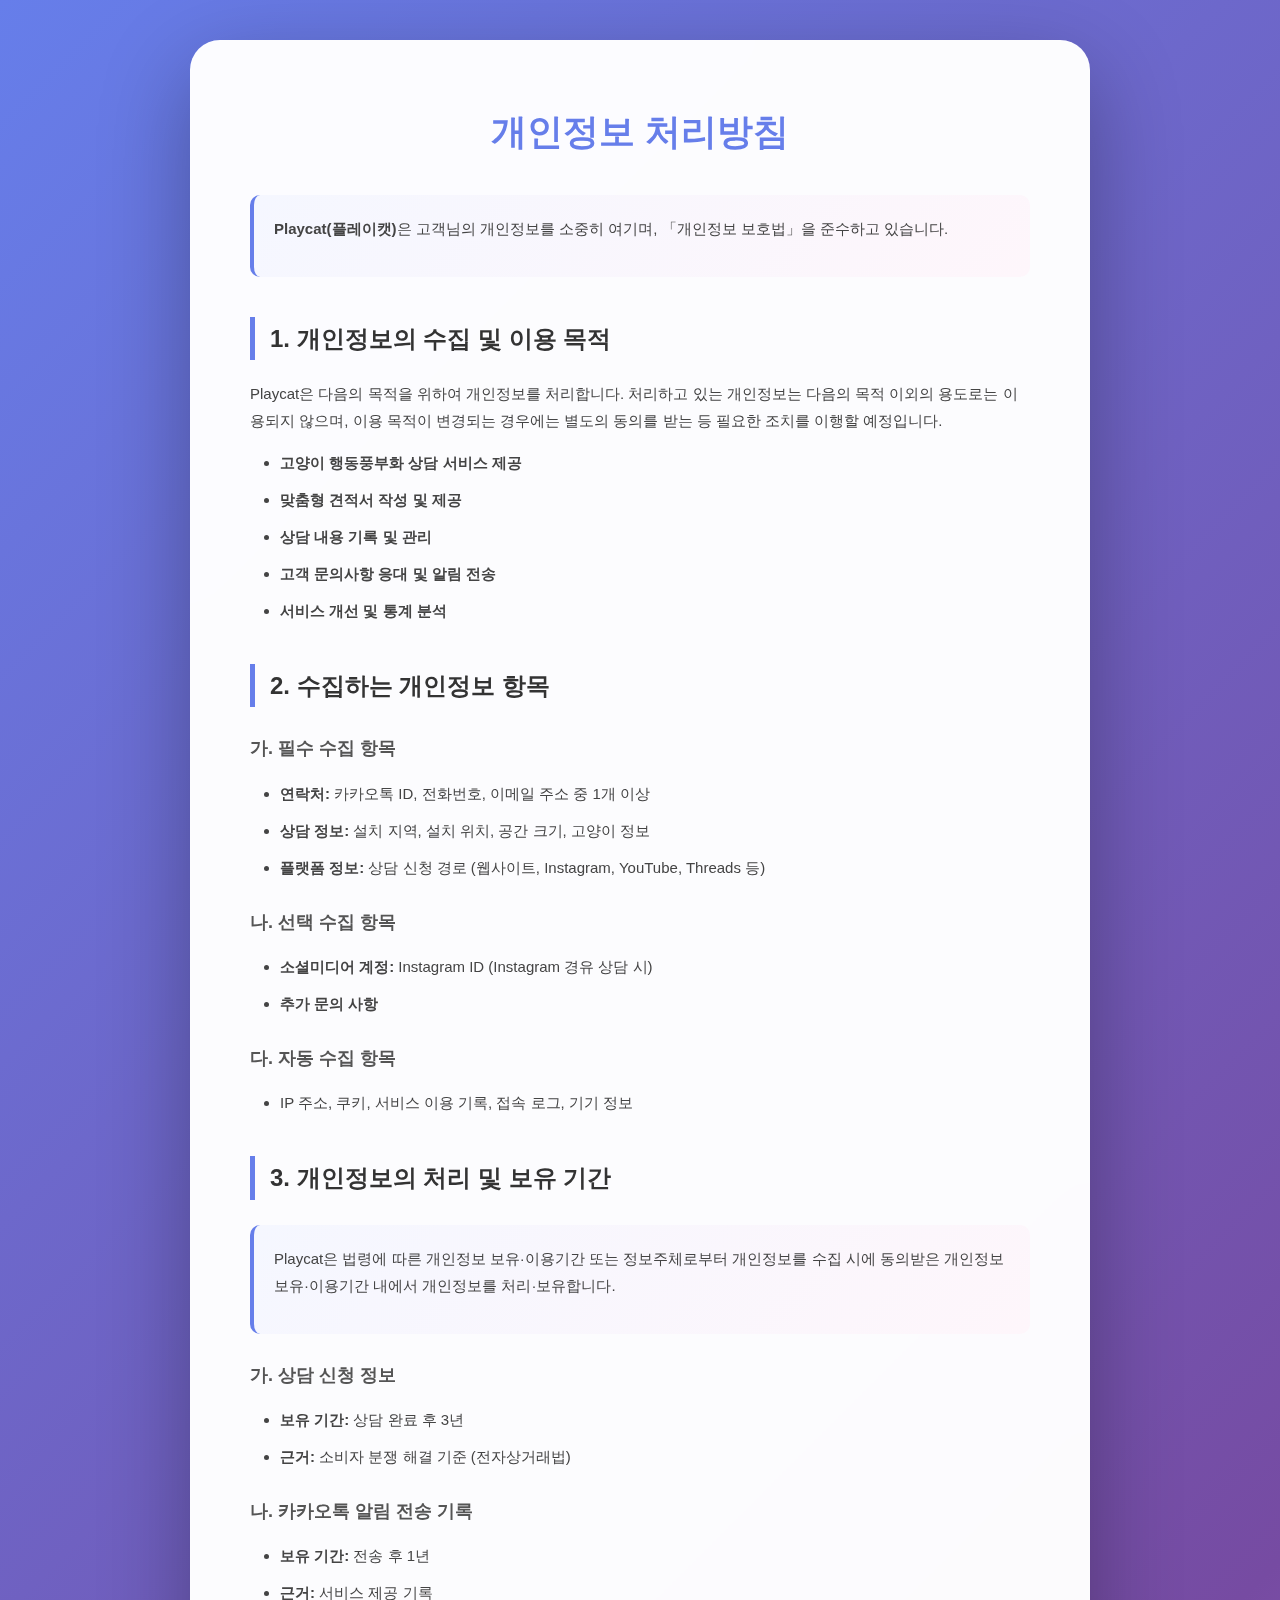
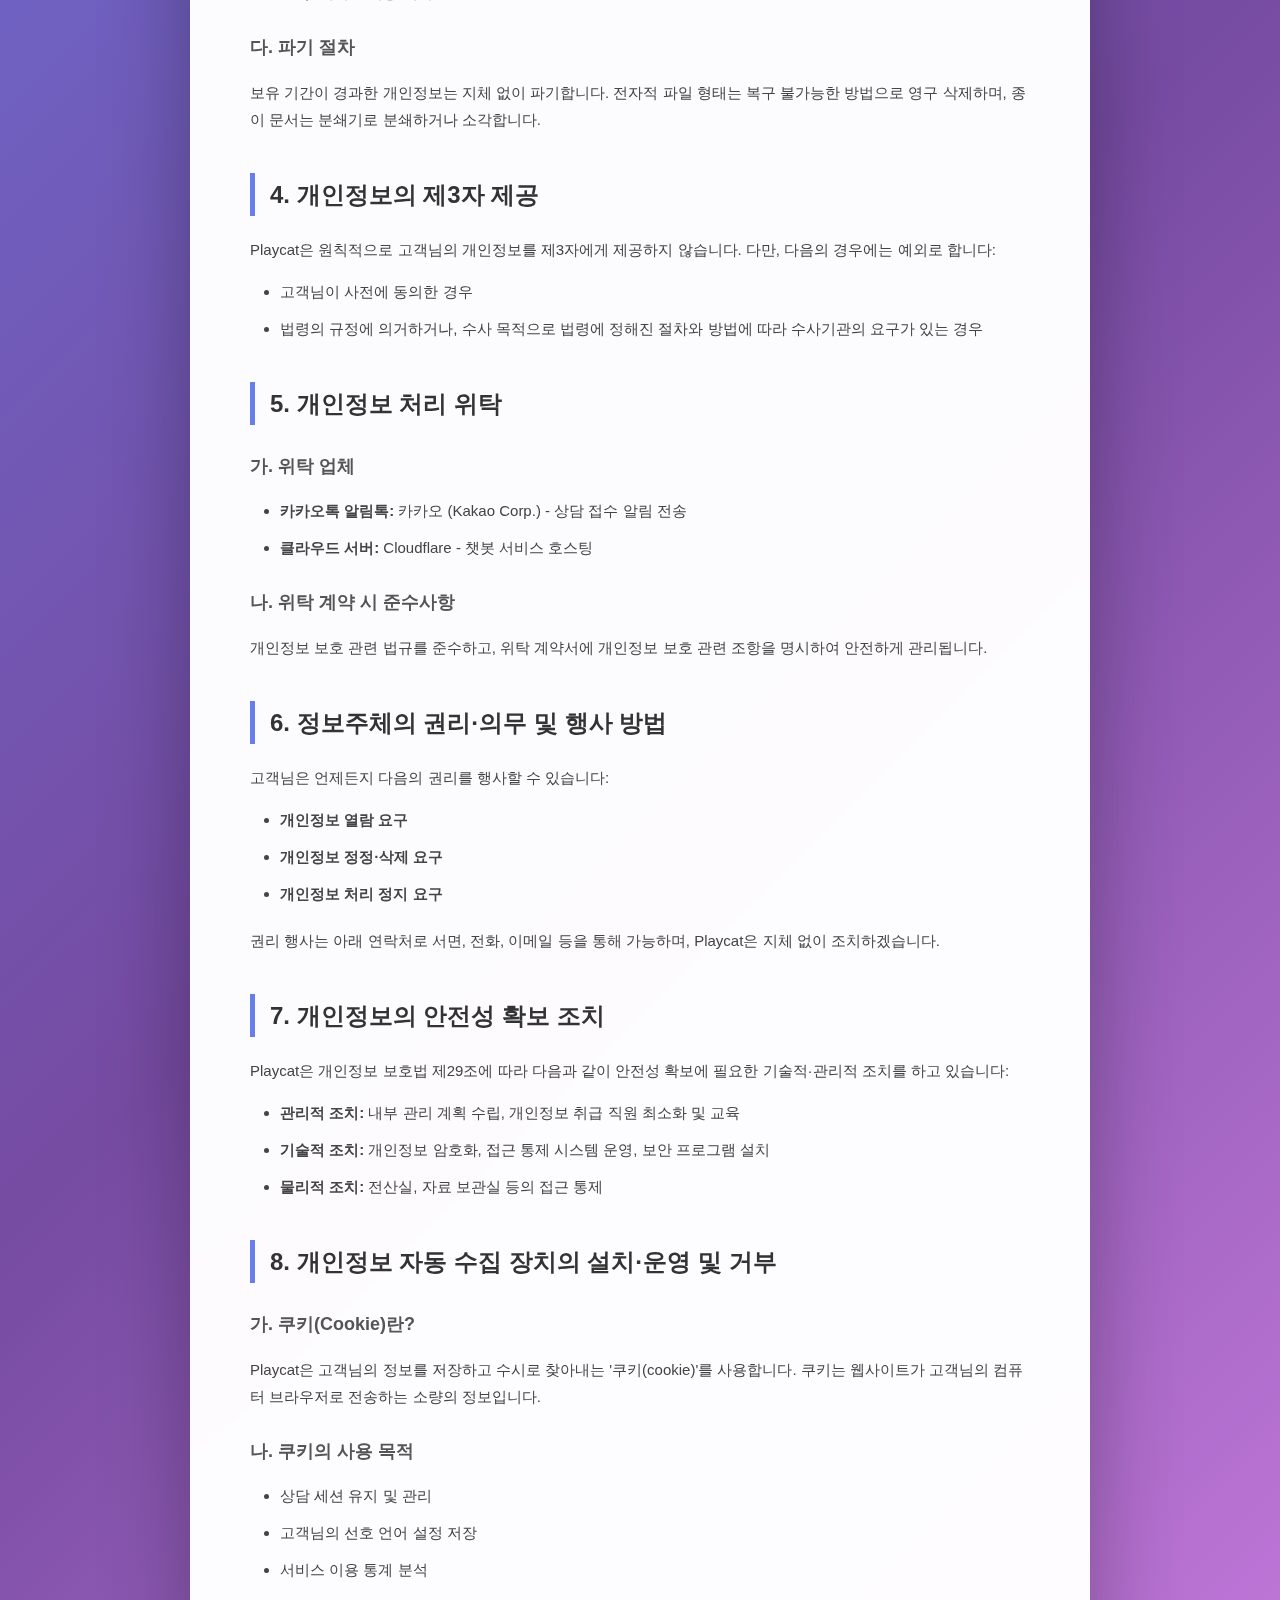
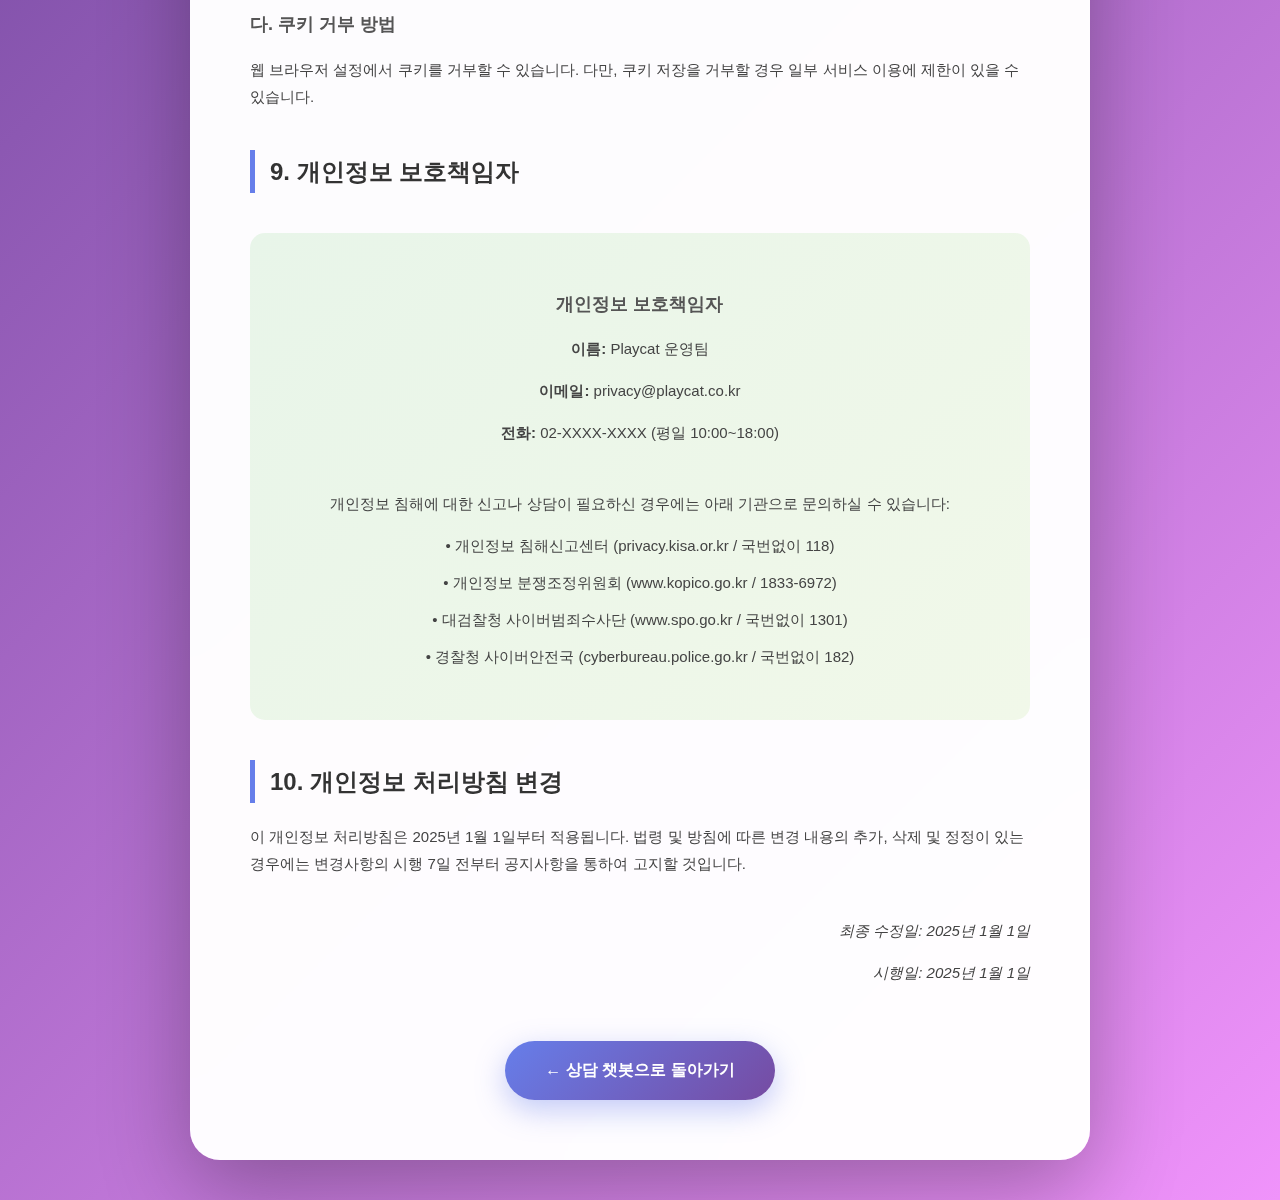
<file: static/privacy_policy.html>
<!DOCTYPE html>
<html lang="ko">
<head>
    <meta charset="UTF-8">
    <meta name="viewport" content="width=device-width, initial-scale=1.0">
    <title>개인정보 처리방침 - Playcat</title>
    <style>
        * {
            margin: 0;
            padding: 0;
            box-sizing: border-box;
        }

        body {
            font-family: 'Noto Sans KR', -apple-system, BlinkMacSystemFont, sans-serif;
            background: linear-gradient(135deg, #667eea 0%, #764ba2 50%, #f093fb 100%);
            min-height: 100vh;
            padding: 40px 20px;
            line-height: 1.8;
        }

        .container {
            max-width: 900px;
            margin: 0 auto;
            background: rgba(255, 255, 255, 0.98);
            backdrop-filter: blur(20px);
            border-radius: 30px;
            padding: 60px;
            box-shadow: 0 30px 90px rgba(0, 0, 0, 0.3);
        }

        h1 {
            font-size: 36px;
            font-weight: 700;
            color: #667eea;
            margin-bottom: 30px;
            text-align: center;
        }

        h2 {
            font-size: 24px;
            font-weight: 600;
            color: #333;
            margin-top: 40px;
            margin-bottom: 20px;
            padding-left: 15px;
            border-left: 5px solid #667eea;
        }

        h3 {
            font-size: 18px;
            font-weight: 600;
            color: #555;
            margin-top: 25px;
            margin-bottom: 15px;
        }

        p, li {
            font-size: 15px;
            color: #444;
            margin-bottom: 15px;
        }

        ul {
            padding-left: 30px;
            margin-bottom: 20px;
        }

        li {
            margin-bottom: 10px;
        }

        .info-box {
            background: linear-gradient(135deg, #f5f7ff 0%, #fef6fb 100%);
            border-left: 4px solid #667eea;
            padding: 20px;
            margin: 25px 0;
            border-radius: 10px;
        }

        .contact-info {
            background: linear-gradient(135deg, #e8f5e9 0%, #f1f8e9 100%);
            padding: 30px;
            border-radius: 15px;
            margin-top: 40px;
            text-align: center;
        }

        .back-button {
            display: inline-block;
            margin-top: 40px;
            padding: 15px 40px;
            background: linear-gradient(135deg, #667eea 0%, #764ba2 100%);
            color: white;
            text-decoration: none;
            border-radius: 50px;
            font-weight: 600;
            transition: all 0.3s ease;
            box-shadow: 0 10px 30px rgba(102, 126, 234, 0.4);
        }

        .back-button:hover {
            transform: translateY(-3px);
            box-shadow: 0 15px 40px rgba(102, 126, 234, 0.6);
        }

        .update-date {
            text-align: right;
            color: #888;
            font-size: 14px;
            margin-top: 40px;
            font-style: italic;
        }

        @media (max-width: 768px) {
            .container {
                padding: 40px 30px;
            }

            h1 {
                font-size: 28px;
            }

            h2 {
                font-size: 20px;
            }
        }
    </style>
</head>
<body>
    <div class="container">
        <h1>개인정보 처리방침</h1>

        <div class="info-box">
            <p><strong>Playcat(플레이캣)</strong>은 고객님의 개인정보를 소중히 여기며, 「개인정보 보호법」을 준수하고 있습니다.</p>
        </div>

        <h2>1. 개인정보의 수집 및 이용 목적</h2>
        <p>Playcat은 다음의 목적을 위하여 개인정보를 처리합니다. 처리하고 있는 개인정보는 다음의 목적 이외의 용도로는 이용되지 않으며, 이용 목적이 변경되는 경우에는 별도의 동의를 받는 등 필요한 조치를 이행할 예정입니다.</p>

        <ul>
            <li><strong>고양이 행동풍부화 상담 서비스 제공</strong></li>
            <li><strong>맞춤형 견적서 작성 및 제공</strong></li>
            <li><strong>상담 내용 기록 및 관리</strong></li>
            <li><strong>고객 문의사항 응대 및 알림 전송</strong></li>
            <li><strong>서비스 개선 및 통계 분석</strong></li>
        </ul>

        <h2>2. 수집하는 개인정보 항목</h2>
        <h3>가. 필수 수집 항목</h3>
        <ul>
            <li><strong>연락처:</strong> 카카오톡 ID, 전화번호, 이메일 주소 중 1개 이상</li>
            <li><strong>상담 정보:</strong> 설치 지역, 설치 위치, 공간 크기, 고양이 정보</li>
            <li><strong>플랫폼 정보:</strong> 상담 신청 경로 (웹사이트, Instagram, YouTube, Threads 등)</li>
        </ul>

        <h3>나. 선택 수집 항목</h3>
        <ul>
            <li><strong>소셜미디어 계정:</strong> Instagram ID (Instagram 경유 상담 시)</li>
            <li><strong>추가 문의 사항</strong></li>
        </ul>

        <h3>다. 자동 수집 항목</h3>
        <ul>
            <li>IP 주소, 쿠키, 서비스 이용 기록, 접속 로그, 기기 정보</li>
        </ul>

        <h2>3. 개인정보의 처리 및 보유 기간</h2>
        <div class="info-box">
            <p>Playcat은 법령에 따른 개인정보 보유·이용기간 또는 정보주체로부터 개인정보를 수집 시에 동의받은 개인정보 보유·이용기간 내에서 개인정보를 처리·보유합니다.</p>
        </div>

        <h3>가. 상담 신청 정보</h3>
        <ul>
            <li><strong>보유 기간:</strong> 상담 완료 후 3년</li>
            <li><strong>근거:</strong> 소비자 분쟁 해결 기준 (전자상거래법)</li>
        </ul>

        <h3>나. 카카오톡 알림 전송 기록</h3>
        <ul>
            <li><strong>보유 기간:</strong> 전송 후 1년</li>
            <li><strong>근거:</strong> 서비스 제공 기록</li>
        </ul>

        <h3>다. 파기 절차</h3>
        <p>보유 기간이 경과한 개인정보는 지체 없이 파기합니다. 전자적 파일 형태는 복구 불가능한 방법으로 영구 삭제하며, 종이 문서는 분쇄기로 분쇄하거나 소각합니다.</p>

        <h2>4. 개인정보의 제3자 제공</h2>
        <p>Playcat은 원칙적으로 고객님의 개인정보를 제3자에게 제공하지 않습니다. 다만, 다음의 경우에는 예외로 합니다:</p>
        <ul>
            <li>고객님이 사전에 동의한 경우</li>
            <li>법령의 규정에 의거하거나, 수사 목적으로 법령에 정해진 절차와 방법에 따라 수사기관의 요구가 있는 경우</li>
        </ul>

        <h2>5. 개인정보 처리 위탁</h2>
        <h3>가. 위탁 업체</h3>
        <ul>
            <li><strong>카카오톡 알림톡:</strong> 카카오 (Kakao Corp.) - 상담 접수 알림 전송</li>
            <li><strong>클라우드 서버:</strong> Cloudflare - 챗봇 서비스 호스팅</li>
        </ul>

        <h3>나. 위탁 계약 시 준수사항</h3>
        <p>개인정보 보호 관련 법규를 준수하고, 위탁 계약서에 개인정보 보호 관련 조항을 명시하여 안전하게 관리됩니다.</p>

        <h2>6. 정보주체의 권리·의무 및 행사 방법</h2>
        <p>고객님은 언제든지 다음의 권리를 행사할 수 있습니다:</p>
        <ul>
            <li><strong>개인정보 열람 요구</strong></li>
            <li><strong>개인정보 정정·삭제 요구</strong></li>
            <li><strong>개인정보 처리 정지 요구</strong></li>
        </ul>
        <p>권리 행사는 아래 연락처로 서면, 전화, 이메일 등을 통해 가능하며, Playcat은 지체 없이 조치하겠습니다.</p>

        <h2>7. 개인정보의 안전성 확보 조치</h2>
        <p>Playcat은 개인정보 보호법 제29조에 따라 다음과 같이 안전성 확보에 필요한 기술적·관리적 조치를 하고 있습니다:</p>
        <ul>
            <li><strong>관리적 조치:</strong> 내부 관리 계획 수립, 개인정보 취급 직원 최소화 및 교육</li>
            <li><strong>기술적 조치:</strong> 개인정보 암호화, 접근 통제 시스템 운영, 보안 프로그램 설치</li>
            <li><strong>물리적 조치:</strong> 전산실, 자료 보관실 등의 접근 통제</li>
        </ul>

        <h2>8. 개인정보 자동 수집 장치의 설치·운영 및 거부</h2>
        <h3>가. 쿠키(Cookie)란?</h3>
        <p>Playcat은 고객님의 정보를 저장하고 수시로 찾아내는 '쿠키(cookie)'를 사용합니다. 쿠키는 웹사이트가 고객님의 컴퓨터 브라우저로 전송하는 소량의 정보입니다.</p>

        <h3>나. 쿠키의 사용 목적</h3>
        <ul>
            <li>상담 세션 유지 및 관리</li>
            <li>고객님의 선호 언어 설정 저장</li>
            <li>서비스 이용 통계 분석</li>
        </ul>

        <h3>다. 쿠키 거부 방법</h3>
        <p>웹 브라우저 설정에서 쿠키를 거부할 수 있습니다. 다만, 쿠키 저장을 거부할 경우 일부 서비스 이용에 제한이 있을 수 있습니다.</p>

        <h2>9. 개인정보 보호책임자</h2>
        <div class="contact-info">
            <h3>개인정보 보호책임자</h3>
            <p><strong>이름:</strong> Playcat 운영팀</p>
            <p><strong>이메일:</strong> privacy@playcat.co.kr</p>
            <p><strong>전화:</strong> 02-XXXX-XXXX (평일 10:00~18:00)</p>
            <br>
            <p>개인정보 침해에 대한 신고나 상담이 필요하신 경우에는 아래 기관으로 문의하실 수 있습니다:</p>
            <ul style="list-style: none; padding: 0; margin-top: 15px;">
                <li>• 개인정보 침해신고센터 (privacy.kisa.or.kr / 국번없이 118)</li>
                <li>• 개인정보 분쟁조정위원회 (www.kopico.go.kr / 1833-6972)</li>
                <li>• 대검찰청 사이버범죄수사단 (www.spo.go.kr / 국번없이 1301)</li>
                <li>• 경찰청 사이버안전국 (cyberbureau.police.go.kr / 국번없이 182)</li>
            </ul>
        </div>

        <h2>10. 개인정보 처리방침 변경</h2>
        <p>이 개인정보 처리방침은 2025년 1월 1일부터 적용됩니다. 법령 및 방침에 따른 변경 내용의 추가, 삭제 및 정정이 있는 경우에는 변경사항의 시행 7일 전부터 공지사항을 통하여 고지할 것입니다.</p>

        <div class="update-date">
            <p>최종 수정일: 2025년 1월 1일</p>
            <p>시행일: 2025년 1월 1일</p>
        </div>

        <div style="text-align: center;">
            <a href="/static/index.html" class="back-button">← 상담 챗봇으로 돌아가기</a>
        </div>
    </div>
</body>
</html>
</file>
<file: static/css/styles.css>
/*
 * Playcat 챗봇 메인 스타일시트
 * 반응형 디자인, 다크모드 지원
 */

:root {
  /* 브랜드 컬러 */
  --primary-color: #FF6B6B;
  --primary-hover: #FF5252;
  --secondary-color: #4ECDC4;
  --accent-color: #FFE66D;

  /* 배경 */
  --bg-primary: #FFFFFF;
  --bg-secondary: #F7F9FC;
  --bg-chat: #F0F4F8;

  /* 텍스트 */
  --text-primary: #2D3748;
  --text-secondary: #718096;
  --text-light: #A0AEC0;

  /* 메시지 */
  --msg-user-bg: #FF6B6B;
  --msg-user-text: #FFFFFF;
  --msg-bot-bg: #FFFFFF;
  --msg-bot-text: #2D3748;

  /* 그림자 */
  --shadow-sm: 0 1px 3px rgba(0,0,0,0.12);
  --shadow-md: 0 4px 6px rgba(0,0,0,0.1);
  --shadow-lg: 0 10px 25px rgba(0,0,0,0.15);

  /* 애니메이션 */
  --transition: all 0.3s cubic-bezier(0.4, 0, 0.2, 1);
}

/* 다크모드 */
[data-theme="dark"] {
  --bg-primary: #1A202C;
  --bg-secondary: #2D3748;
  --bg-chat: #2D3748;
  --text-primary: #F7FAFC;
  --text-secondary: #CBD5E0;
  --text-light: #718096;
  --msg-bot-bg: #2D3748;
  --msg-bot-text: #F7FAFC;
  --shadow-sm: 0 1px 3px rgba(0,0,0,0.3);
  --shadow-md: 0 4px 6px rgba(0,0,0,0.2);
  --shadow-lg: 0 10px 25px rgba(0,0,0,0.3);
}

* {
  margin: 0;
  padding: 0;
  box-sizing: border-box;
}

body {
  font-family: 'Noto Sans KR', -apple-system, BlinkMacSystemFont, 'Segoe UI', sans-serif;
  background: var(--bg-secondary);
  color: var(--text-primary);
  line-height: 1.6;
  transition: var(--transition);
}

/* 컨테이너 */
.container {
  max-width: 1200px;
  margin: 0 auto;
  padding: 20px;
}

/* 헤더 */
.header {
  background: var(--bg-primary);
  box-shadow: var(--shadow-sm);
  position: sticky;
  top: 0;
  z-index: 100;
}

.header-content {
  max-width: 1200px;
  margin: 0 auto;
  padding: 15px 20px;
  display: flex;
  justify-content: space-between;
  align-items: center;
}

.logo {
  display: flex;
  align-items: center;
  gap: 12px;
  font-size: 24px;
  font-weight: 700;
  color: var(--primary-color);
  text-decoration: none;
}

.logo-emoji {
  font-size: 32px;
  animation: bounce 2s infinite;
}

@keyframes bounce {
  0%, 100% { transform: translateY(0); }
  50% { transform: translateY(-5px); }
}

/* 다크모드 토글 */
.theme-toggle {
  background: var(--bg-secondary);
  border: none;
  border-radius: 20px;
  padding: 8px 16px;
  cursor: pointer;
  font-size: 18px;
  transition: var(--transition);
}

.theme-toggle:hover {
  transform: scale(1.1);
}

/* 채팅 컨테이너 */
.chat-container {
  background: var(--bg-primary);
  border-radius: 20px;
  box-shadow: var(--shadow-lg);
  overflow: hidden;
  max-width: 800px;
  margin: 20px auto;
  height: calc(100vh - 180px);
  display: flex;
  flex-direction: column;
}

/* 채팅 헤더 */
.chat-header {
  background: linear-gradient(135deg, var(--primary-color), var(--secondary-color));
  color: white;
  padding: 20px;
  display: flex;
  align-items: center;
  gap: 15px;
}

.chat-avatar {
  width: 50px;
  height: 50px;
  border-radius: 50%;
  background: white;
  display: flex;
  align-items: center;
  justify-content: center;
  font-size: 28px;
}

.chat-info h2 {
  font-size: 20px;
  margin-bottom: 5px;
}

.chat-status {
  font-size: 14px;
  opacity: 0.9;
  display: flex;
  align-items: center;
  gap: 5px;
}

.status-dot {
  width: 8px;
  height: 8px;
  border-radius: 50%;
  background: #4ADE80;
  animation: pulse 2s infinite;
}

@keyframes pulse {
  0%, 100% { opacity: 1; }
  50% { opacity: 0.5; }
}

/* 메시지 영역 */
.messages {
  flex: 1;
  overflow-y: auto;
  padding: 20px;
  background: var(--bg-chat);
}

.message {
  display: flex;
  gap: 10px;
  margin-bottom: 15px;
  animation: slideIn 0.3s ease-out;
}

@keyframes slideIn {
  from {
    opacity: 0;
    transform: translateY(10px);
  }
  to {
    opacity: 1;
    transform: translateY(0);
  }
}

.message.user {
  flex-direction: row-reverse;
}

.message-avatar {
  width: 40px;
  height: 40px;
  border-radius: 50%;
  flex-shrink: 0;
  display: flex;
  align-items: center;
  justify-content: center;
  font-size: 20px;
}

.message.bot .message-avatar {
  background: linear-gradient(135deg, var(--primary-color), var(--secondary-color));
}

.message.user .message-avatar {
  background: var(--accent-color);
}

.message-content {
  max-width: 70%;
}

.message-bubble {
  padding: 12px 16px;
  border-radius: 18px;
  word-wrap: break-word;
  box-shadow: var(--shadow-sm);
}

.message.bot .message-bubble {
  background: var(--msg-bot-bg);
  color: var(--msg-bot-text);
  border-bottom-left-radius: 4px;
}

.message.user .message-bubble {
  background: var(--msg-user-bg);
  color: var(--msg-user-text);
  border-bottom-right-radius: 4px;
}

.message-time {
  font-size: 12px;
  color: var(--text-light);
  margin-top: 5px;
  padding: 0 5px;
}

/* 타이핑 인디케이터 */
.typing-indicator {
  display: flex;
  gap: 4px;
  padding: 10px;
}

.typing-dot {
  width: 8px;
  height: 8px;
  border-radius: 50%;
  background: var(--text-light);
  animation: typing 1.4s infinite;
}

.typing-dot:nth-child(2) {
  animation-delay: 0.2s;
}

.typing-dot:nth-child(3) {
  animation-delay: 0.4s;
}

@keyframes typing {
  0%, 60%, 100% { transform: translateY(0); }
  30% { transform: translateY(-10px); }
}

/* 옵션 버튼 */
.options {
  display: flex;
  flex-wrap: wrap;
  gap: 8px;
  margin-top: 10px;
}

.option-btn {
  background: var(--bg-primary);
  color: var(--primary-color);
  border: 2px solid var(--primary-color);
  padding: 10px 16px;
  border-radius: 20px;
  cursor: pointer;
  font-size: 14px;
  font-weight: 600;
  transition: var(--transition);
}

.option-btn:hover {
  background: var(--primary-color);
  color: white;
  transform: translateY(-2px);
  box-shadow: var(--shadow-md);
}

/* 입력 영역 */
.input-area {
  padding: 20px;
  background: var(--bg-primary);
  border-top: 1px solid var(--bg-secondary);
}

.input-container {
  display: flex;
  gap: 10px;
  align-items: center;
}

.input-wrapper {
  flex: 1;
  position: relative;
}

#messageInput {
  width: 100%;
  padding: 14px 50px 14px 20px;
  border: 2px solid var(--bg-secondary);
  border-radius: 25px;
  font-size: 15px;
  outline: none;
  transition: var(--transition);
  background: var(--bg-secondary);
  color: var(--text-primary);
}

#messageInput:focus {
  border-color: var(--primary-color);
  background: var(--bg-primary);
}

.attach-btn {
  position: absolute;
  right: 10px;
  top: 50%;
  transform: translateY(-50%);
  background: none;
  border: none;
  font-size: 20px;
  cursor: pointer;
  opacity: 0.6;
  transition: var(--transition);
}

.attach-btn:hover {
  opacity: 1;
  transform: translateY(-50%) scale(1.1);
}

#sendBtn {
  background: linear-gradient(135deg, var(--primary-color), var(--secondary-color));
  color: white;
  border: none;
  border-radius: 50%;
  width: 50px;
  height: 50px;
  cursor: pointer;
  font-size: 20px;
  display: flex;
  align-items: center;
  justify-content: center;
  transition: var(--transition);
  box-shadow: var(--shadow-md);
}

#sendBtn:hover {
  transform: scale(1.1);
  box-shadow: var(--shadow-lg);
}

#sendBtn:active {
  transform: scale(0.95);
}

/* 로딩 오버레이 */
.loading-overlay {
  position: fixed;
  top: 0;
  left: 0;
  right: 0;
  bottom: 0;
  background: rgba(0, 0, 0, 0.5);
  display: none;
  align-items: center;
  justify-content: center;
  z-index: 1000;
}

.loading-overlay.active {
  display: flex;
}

.loading-spinner {
  width: 60px;
  height: 60px;
  border: 4px solid rgba(255, 255, 255, 0.3);
  border-top-color: white;
  border-radius: 50%;
  animation: spin 1s linear infinite;
}

@keyframes spin {
  to { transform: rotate(360deg); }
}

/* 반응형 디자인 */
@media (max-width: 768px) {
  .chat-container {
    height: calc(100vh - 100px);
    margin: 10px;
    border-radius: 15px;
  }

  .message-content {
    max-width: 85%;
  }

  .header-content {
    padding: 10px 15px;
  }

  .logo {
    font-size: 20px;
  }

  .logo-emoji {
    font-size: 24px;
  }
}

/* 스크롤바 스타일 */
.messages::-webkit-scrollbar {
  width: 6px;
}

.messages::-webkit-scrollbar-track {
  background: var(--bg-secondary);
}

.messages::-webkit-scrollbar-thumb {
  background: var(--text-light);
  border-radius: 3px;
}

.messages::-webkit-scrollbar-thumb:hover {
  background: var(--text-secondary);
}

/* 알림 토스트 */
.toast {
  position: fixed;
  bottom: 20px;
  right: 20px;
  background: var(--bg-primary);
  color: var(--text-primary);
  padding: 15px 20px;
  border-radius: 10px;
  box-shadow: var(--shadow-lg);
  display: none;
  align-items: center;
  gap: 10px;
  z-index: 1000;
  animation: slideInRight 0.3s ease-out;
}

.toast.active {
  display: flex;
}

@keyframes slideInRight {
  from {
    opacity: 0;
    transform: translateX(100%);
  }
  to {
    opacity: 1;
    transform: translateX(0);
  }
}

.toast.success {
  border-left: 4px solid #4ADE80;
}

.toast.error {
  border-left: 4px solid #F87171;
}

.toast.info {
  border-left: 4px solid #60A5FA;
}
</file>
